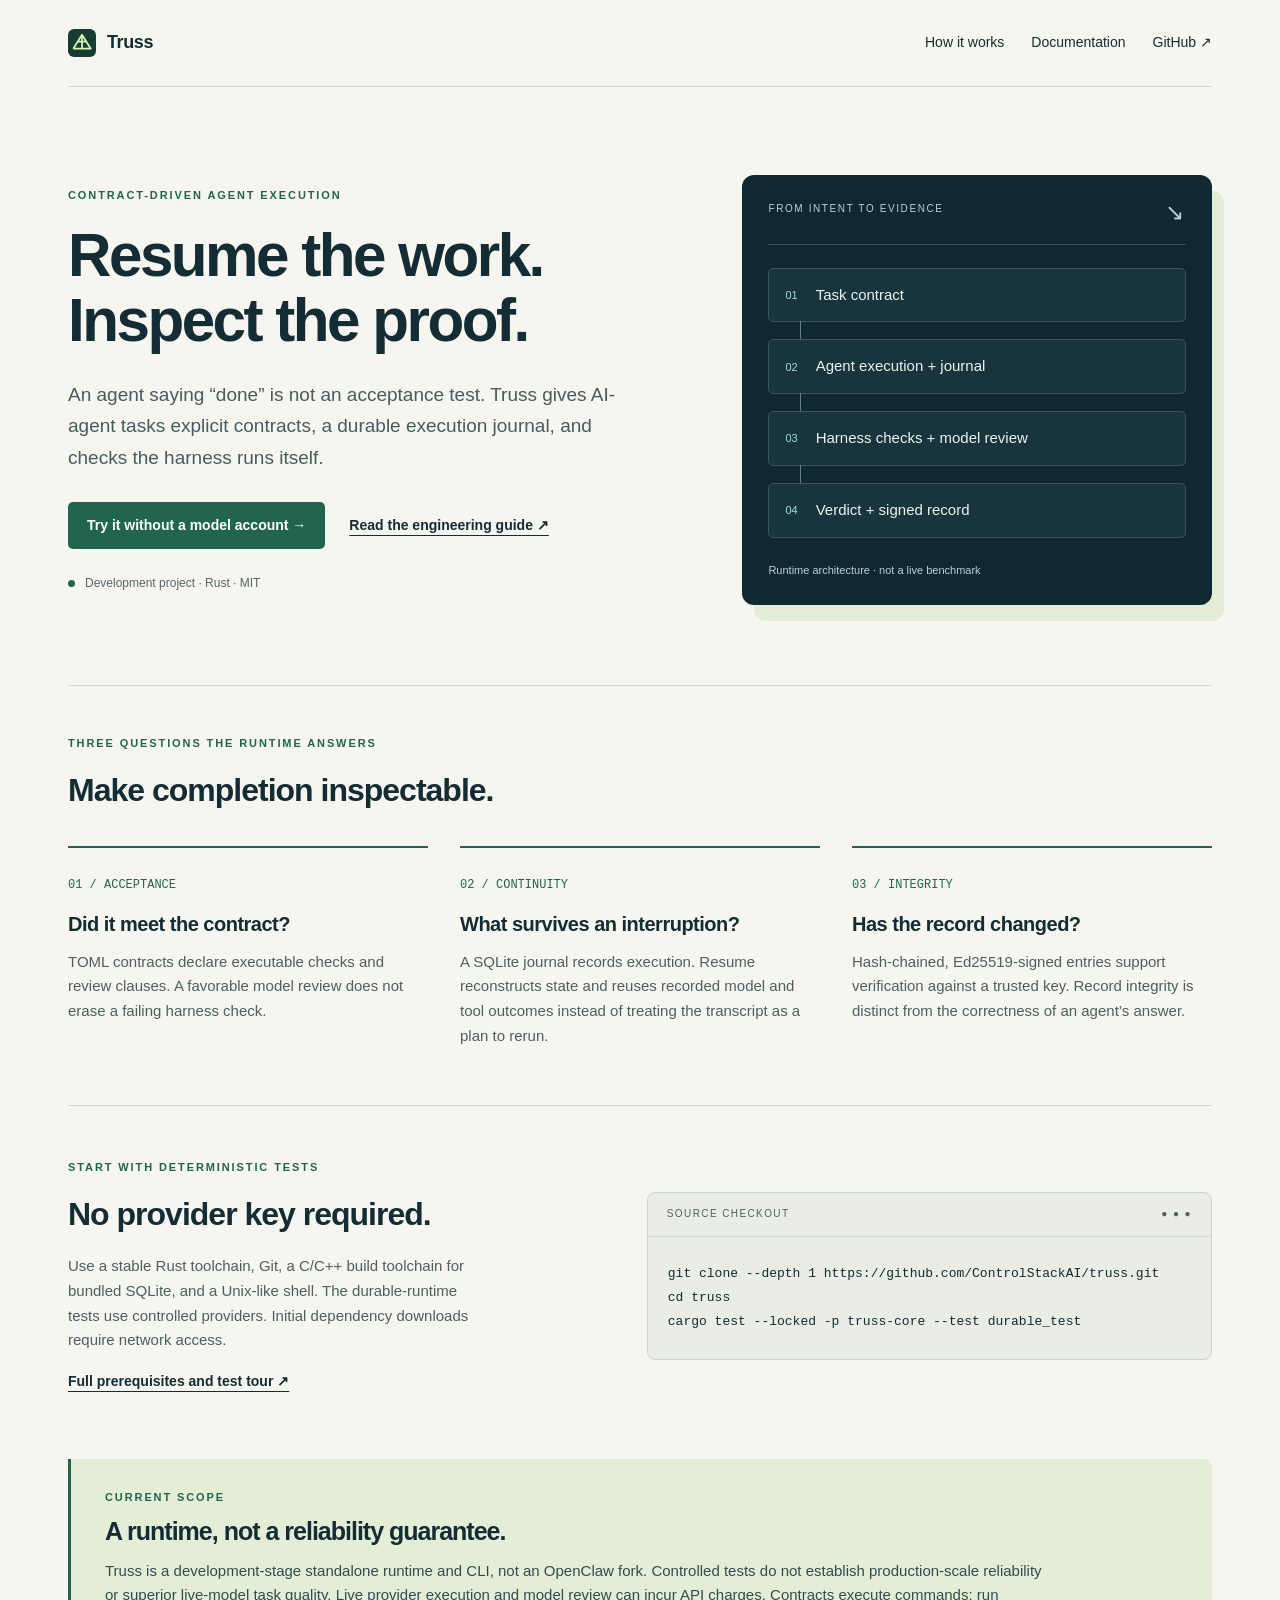
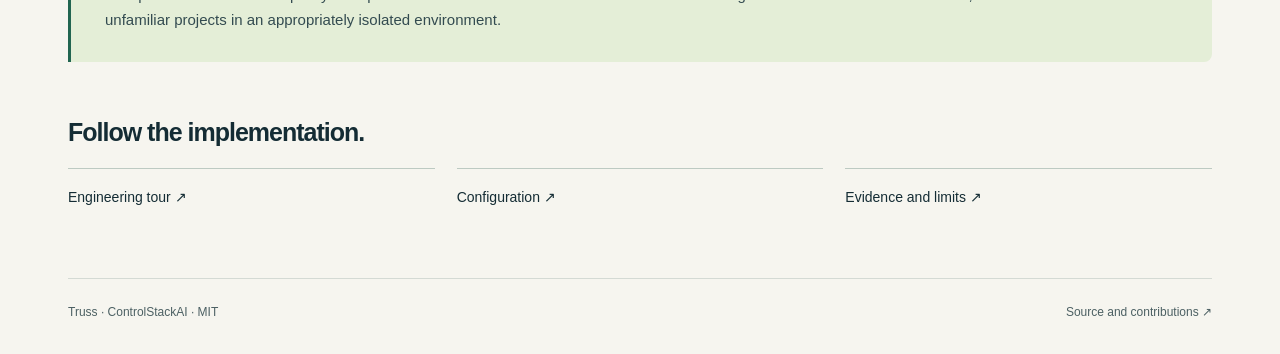
<file: docs/site/index.html>
<!doctype html>
<html lang="en"><head><meta charset="utf-8"><meta name="viewport" content="width=device-width,initial-scale=1"><title>Truss — resumable, verifiable AI-agent execution</title><meta name="description" content="Truss is a Rust agent harness with task contracts, durable replay, harness-run checks, and signed execution records. Explore the code, architecture, and limits."><link rel="icon" href="icon.svg" type="image/svg+xml"><link rel="stylesheet" href="style.css"><meta name="theme-color" content="#173c33"><link rel="canonical" href="https://controlstackai.github.io/truss/"><meta property="og:url" content="https://controlstackai.github.io/truss/"><meta property="og:type" content="website"><meta name="twitter:card" content="summary"><script type="application/ld+json">{"@context": "https://schema.org", "@type": "WebPage", "url": "https://controlstackai.github.io/truss/", "name": "Truss \u2014 resumable, verifiable AI-agent execution", "description": "Truss is a Rust agent harness with task contracts, durable replay, harness-run checks, and signed execution records. Explore the code, architecture, and limits.", "inLanguage": "en", "isBasedOn": "https://github.com/ControlStackAI/truss"}</script></head>
<body style="--accent:#216550;--tint:#e4eed7"><a class="skip" href="#main">Skip to content</a><div class="shell"><header><a class="brand" href="#main"><img src="icon.svg" width="28" height="28" alt=""><span>Truss</span></a><nav aria-label="Main navigation"><a href="#overview">How it works</a><a href="guide/">Documentation</a><a href="https://github.com/ControlStackAI/truss">GitHub ↗</a></nav></header>
<main id="main"><section class="hero"><div><p class="eyebrow">CONTRACT-DRIVEN AGENT EXECUTION</p><h1>Resume the work.<br>Inspect the proof.</h1><p class="lead">An agent saying “done” is not an acceptance test. Truss gives AI-agent tasks explicit contracts, a durable execution journal, and checks the harness runs itself.</p><div class="actions"><a class="button" href="#start">Try it without a model account →</a><a class="text-link" href="guide/">Read the engineering guide ↗</a></div><p class="status"><span class="dot"></span>Development project · Rust · MIT</p></div><div class="flow"><div class="flow-head"><span>FROM INTENT TO EVIDENCE</span><span>↘</span></div><ol><li><span>01</span>Task contract</li><li><span>02</span>Agent execution + journal</li><li><span>03</span>Harness checks + model review</li><li><span>04</span>Verdict + signed record</li></ol><p>Runtime architecture · not a live benchmark</p></div></section>
<section class="overview" id="overview"><p class="eyebrow">THREE QUESTIONS THE RUNTIME ANSWERS</p><h2>Make completion inspectable.</h2><div class="features"><article><span class="number">01 / ACCEPTANCE</span><h3>Did it meet the contract?</h3><p>TOML contracts declare executable checks and review clauses. A favorable model review does not erase a failing harness check.</p></article><article><span class="number">02 / CONTINUITY</span><h3>What survives an interruption?</h3><p>A SQLite journal records execution. Resume reconstructs state and reuses recorded model and tool outcomes instead of treating the transcript as a plan to rerun.</p></article><article><span class="number">03 / INTEGRITY</span><h3>Has the record changed?</h3><p>Hash-chained, Ed25519-signed entries support verification against a trusted key. Record integrity is distinct from the correctness of an agent’s answer.</p></article></div></section>
<section class="start" id="start"><div><p class="eyebrow">START WITH DETERMINISTIC TESTS</p><h2>No provider key required.</h2><p>Use a stable Rust toolchain, Git, a C/C++ build toolchain for bundled SQLite, and a Unix-like shell. The durable-runtime tests use controlled providers. Initial dependency downloads require network access.</p><a class="text-link" href="https://github.com/ControlStackAI/truss#try-it-without-a-model-account">Full prerequisites and test tour ↗</a></div><div class="code"><div class="code-head"><span>SOURCE CHECKOUT</span><span>● ● ●</span></div><pre><code>git clone --depth 1 https://github.com/ControlStackAI/truss.git
cd truss
cargo test --locked -p truss-core --test durable_test</code></pre></div></section>
<section class="boundary"><p class="eyebrow">CURRENT SCOPE</p><h2>A runtime, not a reliability guarantee.</h2><p>Truss is a development-stage standalone runtime and CLI, not an OpenClaw fork. Controlled tests do not establish production-scale reliability or superior live-model task quality. Live provider execution and model review can incur API charges. Contracts execute commands; run unfamiliar projects in an appropriately isolated environment.</p></section>
<section class="resources"><h2>Follow the implementation.</h2><div><a href="https://github.com/ControlStackAI/truss/blob/main/docs/engineering-tour.md">Engineering tour ↗</a><a href="https://github.com/ControlStackAI/truss/blob/main/docs/configuration.md">Configuration ↗</a><a href="https://github.com/ControlStackAI/truss/blob/main/README.md#what-the-evidence-doesand-does-notprove">Evidence and limits ↗</a></div></section></main><footer><span>Truss · ControlStackAI · MIT</span><a href="https://github.com/ControlStackAI/truss">Source and contributions ↗</a></footer></div></body></html>
</file>
<file: docs/site/style.css>
*{box-sizing:border-box}html{scroll-behavior:smooth;scroll-padding-top:24px}body{margin:0;background:#f6f5ef;color:#142c34;font:16px/1.65 -apple-system,BlinkMacSystemFont,"Segoe UI",sans-serif}a{color:inherit;text-underline-offset:5px}a:focus-visible{outline:3px solid var(--accent);outline-offset:5px;border-radius:2px}.shell{max-width:1240px;margin:auto;padding:0 48px}.skip{position:absolute;top:-100px;left:20px;z-index:2;background:#fff;padding:10px}.skip:focus{top:10px}header{display:flex;justify-content:space-between;align-items:center;padding:28px 0;border-bottom:1px solid #d4dad4;gap:24px}.brand{display:flex;align-items:center;gap:11px;text-decoration:none;font-weight:750;letter-spacing:-.4px;font-size:18px}.brand img{flex-shrink:0}nav{display:flex;gap:27px;font-size:14px}nav a{text-decoration:none}nav a:hover{text-decoration:underline}.hero{display:grid;grid-template-columns:1.3fr 1fr;gap:64px;align-items:center;padding:88px 0 80px}.eyebrow{font-size:11px;font-weight:750;letter-spacing:1.9px;color:var(--accent);margin:0 0 19px}h1{font-size:clamp(38px,4.7vw,62px);line-height:1.09;letter-spacing:-2.5px;margin:0 0 25px;font-weight:700}h2{font-size:32px;line-height:1.23;letter-spacing:-1px;margin:0 0 20px}h3{font-size:20px;letter-spacing:-.5px;line-height:1.35;margin:14px 0 12px}.lead{font-size:19px;color:#475b60;max-width:560px;margin:0 0 29px}.actions{display:flex;align-items:center;gap:24px;flex-wrap:wrap}.button{display:inline-flex;gap:24px;align-items:center;background:var(--accent);color:white;text-decoration:none;padding:12px 19px;border-radius:5px;font-size:14px;font-weight:650}.button:hover{filter:brightness(.9)}.text-link{font-size:14px;font-weight:650}.status{font-size:12px;color:#56676a;margin:25px 0 0;display:flex;gap:10px;align-items:center;flex-wrap:wrap}.dot{display:inline-block;background:var(--accent);height:7px;width:7px;border-radius:50%}.flow{background:#102831;border-radius:12px;color:#ecf3ef;padding:26px;box-shadow:12px 16px 0 var(--tint)}.flow-head{display:flex;justify-content:space-between;font-size:10px;letter-spacing:1.6px;color:#b8d2d5;border-bottom:1px solid #35505a;padding-bottom:20px}.flow-head span:last-child{font-size:23px;line-height:1}.flow ol{list-style:none;padding:0;margin:23px 0}.flow li{position:relative;border:1px solid #39535b;background:#18343d;margin-bottom:17px;border-radius:5px;padding:14px 16px;display:flex;align-items:center;gap:18px;font-size:15px}.flow li:not(:last-child):after{content:"";height:18px;width:1px;background:#5e8589;position:absolute;bottom:-18px;left:31px}.flow li span{font-size:11px;color:#9edde0}.flow p{color:#b8d2d5;font-size:11px;margin:0}.overview{padding:48px 0 56px;border-top:1px solid #d4dad4}.features{display:grid;grid-template-columns:repeat(3,1fr);gap:32px;margin-top:36px}.features article{border-top:2px solid var(--accent);padding-top:22px}.number{color:var(--accent);font:12px ui-monospace,monospace}.features p{color:#4c6063;font-size:15px;margin:0}.start{padding:52px 0;display:grid;grid-template-columns:1fr 1.1fr;gap:65px;border-top:1px solid #d4dad4;align-items:center}.start p:not(.eyebrow){color:#4c6063;font-size:15px;max-width:410px}.code{background:#e9ede6;border:1px solid #cdd6cd;border-radius:8px;min-width:0;overflow:hidden}.code-head{display:flex;justify-content:space-between;border-bottom:1px solid #cdd6cd;padding:13px 19px;color:#4b6261;font-size:10px;letter-spacing:1.4px}pre{margin:0;padding:25px 20px;font:13px/1.85 ui-monospace,SFMono-Regular,Consolas,monospace;white-space:pre-wrap;overflow-wrap:anywhere}.boundary{background:var(--tint);border-left:3px solid var(--accent);padding:29px 34px;margin:12px 0 55px;border-radius:0 8px 8px 0}.boundary h2{font-size:25px;margin-bottom:12px}.boundary .eyebrow{margin-bottom:10px}.boundary p:last-child{max-width:950px;margin:0;color:#334b50;font-size:15px}.resources{padding-bottom:52px}.resources h2{font-size:25px}.resources>div{display:grid;grid-template-columns:repeat(3,1fr);gap:22px}.resources a{display:flex;justify-content:space-between;gap:12px;padding:17px 0;border-top:1px solid #bdcac2;text-decoration:none;font-size:14px}.resources a:hover{text-decoration:underline}footer{border-top:1px solid #d4dad4;padding:24px 0 32px;display:flex;justify-content:space-between;gap:20px;font-size:12px;color:#4c6063}footer a{text-decoration:none}@media(max-width:900px){.shell{padding:0 28px}.hero{gap:35px;padding:60px 0}h1{font-size:46px}.start{gap:32px}.brand{font-size:16px}nav{gap:16px}}@media(max-width:680px){.shell{padding:0 22px}header{align-items:flex-start;flex-direction:column;gap:17px;padding:22px 0}nav{font-size:13px;gap:25px}.hero{grid-template-columns:1fr;gap:35px;padding:44px 0 48px}h1{font-size:45px;letter-spacing:-1.8px}.lead{font-size:17px}.flow{margin-right:12px}.features{grid-template-columns:1fr;gap:28px}.features article{padding-top:17px}.overview{padding:33px 0 36px}h2{font-size:29px}.start{grid-template-columns:1fr;gap:22px;padding:35px 0}.boundary{padding:24px;margin:10px 0 38px}.resources>div{grid-template-columns:1fr;gap:0}.resources{padding-bottom:28px}footer{flex-direction:column;gap:8px}.actions{gap:18px}pre{font-size:12px}}@media(prefers-reduced-motion:reduce){html{scroll-behavior:auto}}
</file>
